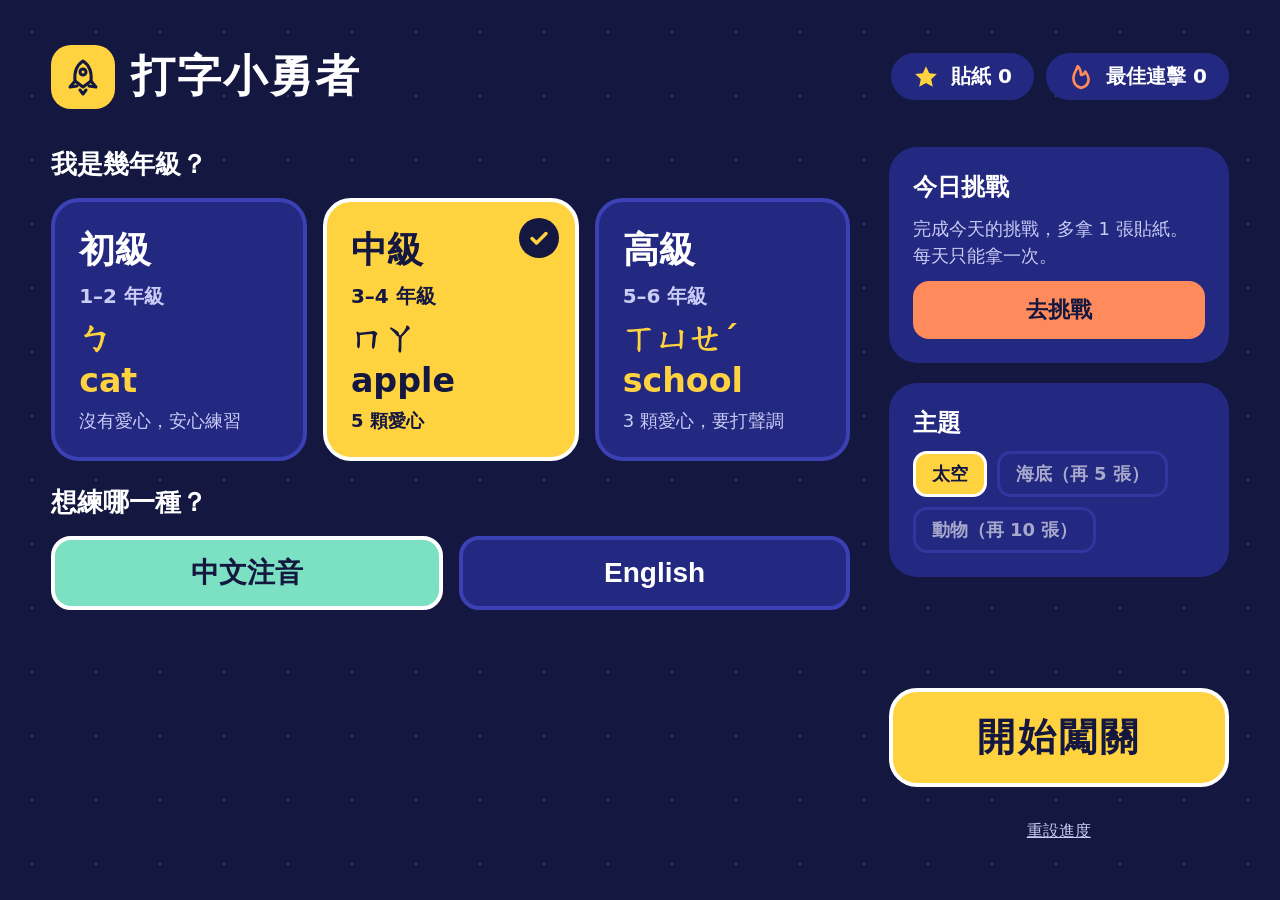
<file: kids-typing-game/index.html>
<!doctype html>
<html lang="zh-Hant">
<head>
<meta charset="utf-8">
<meta name="viewport" content="width=device-width, initial-scale=1, maximum-scale=1, user-scalable=no, viewport-fit=cover">
<title>打字小勇者</title>
<link rel="stylesheet" href="style.css">
</head>
<body data-theme="space">

<div id="notice" class="notice" hidden>這台裝置不能儲存進度，關掉網頁後進度會消失。</div>

<main id="app">

  <!-- 1 首頁 -->
  <section id="screen-home" class="screen active" aria-label="首頁">
    <header class="topbar">
      <div class="brand">
        <div class="brand-icon" aria-hidden="true"><svg width="40" height="40" viewBox="0 0 40 40" fill="none" stroke="currentColor" stroke-width="3" stroke-linecap="round" stroke-linejoin="round"><path d="M20 4c6 4 9 11 8 20l-8 6-8-6c-1-9 2-16 8-20z"/><circle cx="20" cy="15" r="3"/><path d="M12 24l-5 6 7-1M28 24l5 6-7-1M17 33l3 4 3-4"/></svg></div>
        <h1>打字小勇者</h1>
      </div>
      <div class="pills">
        <div class="pill"><svg width="26" height="26" viewBox="0 0 24 24" fill="#FFD23F" aria-hidden="true"><path d="M12 2l3 6.5 7 .8-5.2 4.8 1.5 7L12 17.6 5.7 21.1l1.5-7L2 9.3l7-.8z"/></svg><span id="stat-stickers">貼紙 0</span></div>
        <div class="pill"><svg width="26" height="26" viewBox="0 0 24 24" fill="none" stroke="#FF8A5B" stroke-width="2.5" stroke-linecap="round" stroke-linejoin="round" aria-hidden="true"><path d="M12 22c4-1 7-4 7-8 0-3-2-5-3-7-1 2-2 3-4 3 0-3-1-6-3-8-1 4-4 6-4 11 0 5 3 8 7 9z"/></svg><span id="stat-combo">最佳連擊 0</span></div>
      </div>
    </header>

    <div class="home-grid">
      <div class="home-main">
        <h2>我是幾年級？</h2>
        <div class="tiers" role="group" aria-label="選擇年級">
          <button type="button" class="tier" data-tier="beginner" aria-pressed="false">
            <span class="tier-name">初級</span><span class="tier-grade">1–2 年級</span>
            <span class="tier-sample">ㄅ<br>cat</span><span class="tier-note">沒有愛心，安心練習</span>
          </button>
          <button type="button" class="tier" data-tier="intermediate" aria-pressed="true">
            <span class="check" aria-hidden="true"><svg width="24" height="24" viewBox="0 0 24 24" fill="none" stroke="#FFD23F" stroke-width="3.5" stroke-linecap="round" stroke-linejoin="round"><path d="M5 12.5l4.5 4.5L19 7.5"/></svg></span>
            <span class="tier-name">中級</span><span class="tier-grade">3–4 年級</span>
            <span class="tier-sample">ㄇㄚ<br>apple</span><span class="tier-note">5 顆愛心</span>
          </button>
          <button type="button" class="tier" data-tier="advanced" aria-pressed="false">
            <span class="tier-name">高級</span><span class="tier-grade">5–6 年級</span>
            <span class="tier-sample">ㄒㄩㄝˊ<br>school</span><span class="tier-note">3 顆愛心，要打聲調</span>
          </button>
        </div>

        <h2>想練哪一種？</h2>
        <div class="modes" role="group" aria-label="選擇語言">
          <button type="button" class="mode" data-mode="zh" aria-pressed="true">中文注音</button>
          <button type="button" class="mode latin" data-mode="en" aria-pressed="false">English</button>
        </div>
      </div>

      <aside class="home-side">
        <div class="panel">
          <h3>今日挑戰</h3>
          <p id="daily-text">完成今天的挑戰，多拿 1 張貼紙。每天只能拿一次。</p>
          <button type="button" id="btn-daily" class="btn btn-coral">去挑戰</button>
        </div>
        <div class="panel">
          <h3>主題</h3>
          <div id="themes" class="themes" role="group" aria-label="選擇主題"></div>
        </div>
        <button type="button" id="btn-start" class="btn btn-main">開始闖關</button>
        <button type="button" id="btn-reset" class="link">重設進度</button>
      </aside>
    </div>
  </section>

  <!-- 關卡地圖 -->
  <section id="screen-map" class="screen" aria-label="關卡地圖">
    <header class="topbar">
      <button type="button" id="map-back" class="btn btn-ghost">回首頁</button>
      <h1 id="map-title" class="map-title">關卡地圖</h1>
      <span class="spacer"></span>
    </header>
    <div id="levels" class="levels"></div>
  </section>

  <!-- 2 遊戲中 -->
  <section id="screen-play" class="screen" aria-label="遊戲中">
    <header class="hud">
      <div class="hud-left">
        <button type="button" id="btn-pause" class="icon-btn" aria-label="暫停"><svg width="24" height="24" viewBox="0 0 24 24" fill="#fff" aria-hidden="true"><rect x="5" y="4" width="5" height="16" rx="1.5"/><rect x="14" y="4" width="5" height="16" rx="1.5"/></svg></button>
        <div id="level-title" class="level-title"></div>
      </div>
      <div id="hud-hearts" class="hearts" hidden></div>
      <div class="hud-right">
        <div id="hud-combo" class="pill coral">連擊 0</div>
        <div id="hud-score" class="pill latin">0</div>
      </div>
    </header>
    <div id="play-area" class="play-area"></div>
    <div class="play-info"><span id="hud-cleared">已消除 0</span><span id="next-hint" class="next-hint"></span></div>
    <div id="keyboard" class="keyboard"></div>
    <div id="pause-overlay" class="overlay" hidden>
      <div class="dialog">
        <h2>休息一下</h2>
        <button type="button" id="btn-resume" class="btn btn-main">繼續玩</button>
        <button type="button" id="btn-leave" class="btn btn-ghost">離開這一關</button>
      </div>
    </div>
  </section>

  <!-- 3 結算 -->
  <section id="screen-result" class="screen result" aria-label="結算">
    <div class="result-top">
      <div id="result-level" class="result-level"></div>
      <h1 id="result-title" class="result-title">過關了！</h1>
      <div id="result-stars" class="result-stars" role="img" aria-label="3 顆星"></div>
      <p id="result-msg" class="result-msg" hidden></p>
    </div>
    <div class="result-stats">
      <div class="stat"><div class="stat-label">正確率</div><div id="res-acc" class="stat-num">0%</div></div>
      <div class="stat"><div class="stat-label">最高連擊</div><div id="res-combo" class="stat-num coral-text">0</div></div>
      <div class="stat"><div class="stat-label">得分</div><div id="res-score" class="stat-num">0</div></div>
      <div id="res-sticker" class="stat sticker">
        <div class="sticker-badge" aria-hidden="true"><svg width="56" height="56" viewBox="0 0 40 40" fill="none" stroke="currentColor" stroke-width="3" stroke-linecap="round" stroke-linejoin="round"><path d="M20 4c6 4 9 11 8 20l-8 6-8-6c-1-9 2-16 8-20z"/><circle cx="20" cy="15" r="3"/><path d="M12 24l-5 6 7-1M28 24l5 6-7-1M17 33l3 4 3-4"/></svg></div>
        <div><div class="sticker-label">新貼紙</div><div id="sticker-name" class="sticker-name"></div></div>
      </div>
    </div>
    <div class="result-actions">
      <button type="button" id="res-map" class="btn btn-ghost">回關卡地圖</button>
      <button type="button" id="res-retry" class="btn btn-ghost">再玩一次</button>
      <button type="button" id="res-next" class="btn btn-main">下一關</button>
    </div>
  </section>

</main>

<script src="js/rules.js"></script>
<script src="js/keymap.js"></script>
<script src="js/bank.js"></script>
<script src="js/storage.js"></script>
<script src="js/session.js"></script>
<script src="js/input.js"></script>
<script src="js/keyboard.js"></script>
<script src="js/play.js"></script>
<script src="js/app.js"></script>
</body>
</html>
</file>
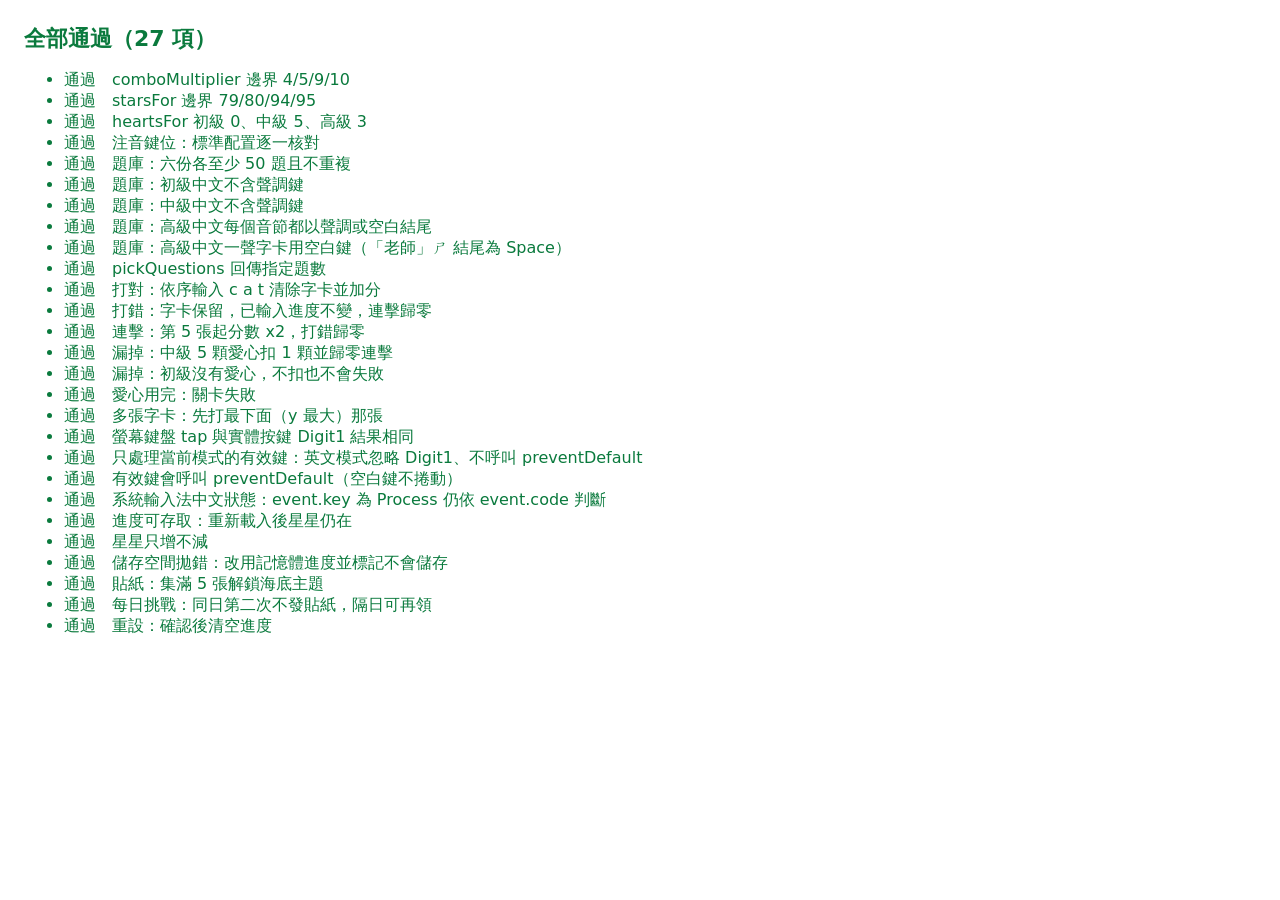
<file: kids-typing-game/tests.html>
<!doctype html>
<html lang="zh-Hant">
<head>
<meta charset="utf-8">
<title>打字小勇者 測試</title>
<style>
body { font-family: system-ui, 'Microsoft JhengHei', sans-serif; padding: 16px; }
.pass { color: #0a7a3d; }
.fail { color: #b00020; font-weight: 700; }
#summary { font-size: 22px; font-weight: 700; margin-bottom: 12px; }
</style>
</head>
<body>
<div id="summary">執行中…</div>
<ul id="out"></ul>

<script src="js/rules.js"></script>
<script src="js/keymap.js"></script>
<script src="js/bank.js"></script>
<script src="js/storage.js"></script>
<script src="js/session.js"></script>
<script src="js/input.js"></script>
<script>
(function () {
  var G = window.Game, R = G.rules, K = G.keymap, S = G.storage;
  var results = [];

  function test(name, fn) {
    try {
      fn();
      results.push({ name: name, ok: true });
    } catch (e) {
      results.push({ name: name, ok: false, msg: e.message });
    }
  }
  function eq(actual, expected, label) {
    if (actual !== expected) throw new Error((label || '') + ' 預期 ' + expected + '，實際 ' + actual);
  }
  function memoryBackend() {
    var m = {};
    return {
      getItem: function (k) { return Object.prototype.hasOwnProperty.call(m, k) ? m[k] : null; },
      setItem: function (k, v) { m[k] = String(v); },
      removeItem: function (k) { delete m[k]; }
    };
  }
  function card(keys) { return { display: '', hint: '', keys: keys, id: 'x' }; }

  // ---- 規則 ----
  test('comboMultiplier 邊界 4/5/9/10', function () {
    eq(R.comboMultiplier(0), 1); eq(R.comboMultiplier(4), 1);
    eq(R.comboMultiplier(5), 2); eq(R.comboMultiplier(9), 2);
    eq(R.comboMultiplier(10), 3); eq(R.comboMultiplier(25), 3);
  });
  test('starsFor 邊界 79/80/94/95', function () {
    eq(R.starsFor(0.79), 1, '79%'); eq(R.starsFor(0.80), 2, '80%');
    eq(R.starsFor(0.94), 2, '94%'); eq(R.starsFor(0.95), 3, '95%');
    eq(R.starsFor(R.accuracy(96, 100)), 3, '96/100');
  });
  test('heartsFor 初級 0、中級 5、高級 3', function () {
    eq(R.heartsFor('beginner'), 0); eq(R.heartsFor('intermediate'), 5); eq(R.heartsFor('advanced'), 3);
  });

  // ---- 注音鍵位 ----
  test('注音鍵位：標準配置逐一核對', function () {
    var expected = {
      Digit1: 'ㄅ', KeyQ: 'ㄆ', KeyA: 'ㄇ', KeyZ: 'ㄈ', Digit2: 'ㄉ', KeyW: 'ㄊ', KeyS: 'ㄋ', KeyX: 'ㄌ',
      Digit3: 'ˇ', KeyE: 'ㄍ', KeyD: 'ㄎ', KeyC: 'ㄏ', Digit4: 'ˋ', KeyR: 'ㄐ', KeyF: 'ㄑ', KeyV: 'ㄒ',
      Digit5: 'ㄓ', KeyT: 'ㄔ', KeyG: 'ㄕ', KeyB: 'ㄖ', Digit6: 'ˊ', KeyY: 'ㄗ', KeyH: 'ㄘ', KeyN: 'ㄙ',
      Digit7: '˙', KeyU: 'ㄧ', KeyJ: 'ㄨ', KeyM: 'ㄩ', Digit8: 'ㄚ', KeyI: 'ㄛ', KeyK: 'ㄜ', Comma: 'ㄝ',
      Digit9: 'ㄞ', KeyO: 'ㄠ', KeyL: 'ㄟ', Period: 'ㄡ', Digit0: 'ㄢ', KeyP: 'ㄣ', Semicolon: 'ㄤ',
      Slash: 'ㄥ', Minus: 'ㄦ'
    };
    Object.keys(expected).forEach(function (c) { eq(K.zhuyin[c], expected[c], c); });
    eq(Object.keys(K.zhuyin).length, Object.keys(expected).length + 1, '鍵數（含 Space）');
    eq(K.symbolToCode['ㄅ'], 'Digit1');
  });

  // ---- 題庫 ----
  var BANKS = ['beginner-zh', 'intermediate-zh', 'advanced-zh', 'beginner-en', 'intermediate-en', 'advanced-en'];
  test('題庫：六份各至少 50 題且不重複', function () {
    BANKS.forEach(function (k) {
      var list = G.bank[k];
      if (list.length < 50) throw new Error(k + ' 只有 ' + list.length + ' 題');
      var seen = {};
      list.forEach(function (q) {
        var sig = q.keys.join(',');
        if (seen[sig]) throw new Error(k + ' 重複：' + q.display);
        seen[sig] = 1;
        q.keys.forEach(function (c) { if (!K.isValidCode(k.slice(-2), c)) throw new Error(k + ' 不合法按鍵 ' + c + ' 於 ' + q.display); });
      });
    });
  });
  test('題庫：初級中文不含聲調鍵', function () {
    G.bank['beginner-zh'].forEach(function (q) {
      q.keys.forEach(function (c) { if (K.isTone(c)) throw new Error('初級含聲調：' + q.display); });
    });
  });
  test('題庫：中級中文不含聲調鍵', function () {
    G.bank['intermediate-zh'].forEach(function (q) {
      q.keys.forEach(function (c) { if (K.isTone(c)) throw new Error('中級含聲調：' + q.display); });
    });
  });
  test('題庫：高級中文每個音節都以聲調或空白結尾', function () {
    G.bank['advanced-zh'].forEach(function (q) {
      if (!K.isTone(q.keys[q.keys.length - 1])) throw new Error('結尾不是聲調：' + q.display);
      if (!q.keys.some(K.isTone)) throw new Error('沒有聲調：' + q.display);
    });
  });
  test('題庫：高級中文一聲字卡用空白鍵（「老師」ㄕ 結尾為 Space）', function () {
    var q = G.bank['advanced-zh'].filter(function (x) { return x.hint === '老師'; })[0];
    eq(q.keys[q.keys.length - 1], 'Space');
  });
  test('pickQuestions 回傳指定題數', function () {
    eq(G.pickQuestions('beginner', 'zh', 1, 12).length, 12);
    eq(G.pickQuestions('advanced', 'en', 'daily', 8).length, 8);
  });

  // ---- 規則狀態（字卡玩法、連擊、愛心）----
  test('打對：依序輸入 c a t 清除字卡並加分', function () {
    var s = G.session.create({ hearts: 5 });
    s.addCard(card(['KeyC', 'KeyA', 'KeyT']));
    eq(s.press('KeyC').type, 'correct'); eq(s.press('KeyA').type, 'correct');
    eq(s.press('KeyT').type, 'clear');
    eq(s.live.length, 0); eq(s.combo, 1); eq(s.score, 30);
  });
  test('打錯：字卡保留，已輸入進度不變，連擊歸零', function () {
    var s = G.session.create({ hearts: 5 });
    var c = s.addCard(card(['KeyC', 'KeyA', 'KeyT']));
    s.press('KeyC');
    var r = s.press('KeyX');
    eq(r.type, 'wrong'); eq(c.pos, 1); eq(s.live.length, 1); eq(s.combo, 0);
  });
  test('連擊：第 5 張起分數 x2，打錯歸零', function () {
    var s = G.session.create({ hearts: 5 });
    for (var i = 0; i < 4; i++) { s.addCard(card(['KeyA'])); s.press('KeyA'); }
    eq(s.score, 40, '前四張');
    s.addCard(card(['KeyA'])); s.press('KeyA');
    eq(s.combo, 5); eq(s.score, 40 + 20, '第五張 x2');
    s.press('KeyZ');
    eq(s.combo, 0);
  });
  test('漏掉：中級 5 顆愛心扣 1 顆並歸零連擊', function () {
    var s = G.session.create({ hearts: 5 });
    s.addCard(card(['KeyA'])); s.press('KeyA');
    var c = s.addCard(card(['KeyB']));
    s.miss(c);
    eq(s.hearts, 4); eq(s.combo, 0); eq(s.over, false);
  });
  test('漏掉：初級沒有愛心，不扣也不會失敗', function () {
    var s = G.session.create({ hearts: 0 });
    for (var i = 0; i < 20; i++) s.miss(s.addCard(card(['KeyA'])));
    eq(s.hearts, 0); eq(s.over, false); eq(s.missed, 20);
  });
  test('愛心用完：關卡失敗', function () {
    var s = G.session.create({ hearts: 3 });
    for (var i = 0; i < 3; i++) s.miss(s.addCard(card(['KeyA'])));
    eq(s.over, true);
  });
  test('多張字卡：先打最下面（y 最大）那張', function () {
    var s = G.session.create({ hearts: 5 });
    var a = s.addCard(card(['KeyA', 'KeyB'])); a.y = 10;
    var b = s.addCard(card(['KeyA', 'KeyC'])); b.y = 90;
    s.press('KeyA');
    eq(s.locked, b);
  });

  // ---- 輸入：螢幕鍵盤與實體鍵盤等價 ----
  test('螢幕鍵盤 tap 與實體按鍵 Digit1 結果相同', function () {
    function run(useTap) {
      var s = G.session.create({ hearts: 5 });
      s.addCard(card(['Digit1']));
      G.input.attach(function (code) { return s.press(code); }, 'zh');
      var r = useTap ? G.input.tap('Digit1') : G.input.fromEvent({ code: 'Digit1', preventDefault: function () {} });
      G.input.detach();
      return r.type + ':' + s.score + ':' + s.combo;
    }
    eq(run(true), run(false));
    eq(run(true), 'clear:10:1');
  });
  test('只處理當前模式的有效鍵：英文模式忽略 Digit1、不呼叫 preventDefault', function () {
    var called = 0, prevented = 0;
    G.input.attach(function () { called++; }, 'en');
    G.input.fromEvent({ code: 'Digit1', preventDefault: function () { prevented++; } });
    G.input.fromEvent({ code: 'F5', preventDefault: function () { prevented++; } });
    G.input.detach();
    eq(called, 0); eq(prevented, 0);
  });
  test('有效鍵會呼叫 preventDefault（空白鍵不捲動）', function () {
    var prevented = 0;
    G.input.attach(function () {}, 'zh');
    G.input.fromEvent({ code: 'Space', preventDefault: function () { prevented++; } });
    G.input.detach();
    eq(prevented, 1);
  });
  test('系統輸入法中文狀態：event.key 為 Process 仍依 event.code 判斷', function () {
    var s = G.session.create({ hearts: 5 });
    s.addCard(card(['Digit1']));
    G.input.attach(function (code) { return s.press(code); }, 'zh');
    var r = G.input.fromEvent({ code: 'Digit1', key: 'Process', preventDefault: function () {} });
    G.input.detach();
    eq(r.type, 'clear');
  });

  // ---- 進度儲存 ----
  test('進度可存取：重新載入後星星仍在', function () {
    S.setBackend(memoryBackend());
    S.load();
    S.recordLevel('intermediate-zh-1', 2);
    S.load();
    eq(S.starsOf('intermediate-zh-1'), 2);
    S.setBackend(null);
  });
  test('星星只增不減', function () {
    S.setBackend(memoryBackend()); S.load();
    S.recordLevel('k', 3); S.recordLevel('k', 1);
    eq(S.starsOf('k'), 3);
    S.setBackend(null);
  });
  test('儲存空間拋錯：改用記憶體進度並標記不會儲存', function () {
    S.setBackend({
      getItem: function () { throw new Error('blocked'); },
      setItem: function () { throw new Error('blocked'); },
      removeItem: function () { throw new Error('blocked'); }
    });
    S.load();
    S.recordLevel('x', 2);
    eq(S.isVolatile(), true); eq(S.starsOf('x'), 2);
    S.setBackend(null);
  });
  test('貼紙：集滿 5 張解鎖海底主題', function () {
    S.setBackend(memoryBackend()); S.load();
    var r;
    for (var i = 0; i < 4; i++) { r = S.addSticker(); eq(r.unlocked, null); }
    r = S.addSticker();
    eq(r.unlocked, 'ocean');
    eq(S.get().themes.length, 2);
    S.setBackend(null);
  });
  test('每日挑戰：同日第二次不發貼紙，隔日可再領', function () {
    S.setBackend(memoryBackend()); S.load();
    var realToday = S.today;
    S.today = function () { return '2026-11-01'; };
    eq(S.claimDaily(), true); eq(S.claimDaily(), false);
    S.today = function () { return '2026-11-02'; };
    eq(S.claimDaily(), true);
    S.today = realToday;
    S.setBackend(null);
  });
  test('重設：確認後清空進度', function () {
    S.setBackend(memoryBackend()); S.load();
    S.recordLevel('y', 3); S.addSticker();
    S.reset();
    eq(S.starsOf('y'), 0); eq(S.get().stickers, 0);
    S.setBackend(null);
  });

  var out = document.getElementById('out');
  var failed = 0;
  results.forEach(function (r) {
    var li = document.createElement('li');
    li.className = r.ok ? 'pass' : 'fail';
    li.textContent = (r.ok ? '通過　' : '失敗　') + r.name + (r.ok ? '' : '：' + r.msg);
    if (!r.ok) failed++;
    out.appendChild(li);
  });
  var summary = document.getElementById('summary');
  summary.textContent = failed === 0 ? '全部通過（' + results.length + ' 項）' : failed + ' 項失敗，共 ' + results.length + ' 項';
  summary.className = failed === 0 ? 'pass' : 'fail';
  document.title = failed === 0 ? 'ALL PASS' : 'FAILED ' + failed;
})();
</script>
</body>
</html>
</file>
<file: kids-typing-game/style.css>
/* 打字小勇者：太空主題。色彩、字級取自設計稿，並以 CSS 變數方便換主題。 */
:root {
  --bg: #14173F;
  --card: #232880;
  --line: #3B41B5;
  --panel: rgba(35, 40, 128, 0.55);
  --ink: #FFFFFF;
  --sub: #C9CCF5;
  --navy: #14173F;
  --yellow: #FFD23F;
  --coral: #FF8A5B;
  --mint: #7CE0C3;
  --red: #FF6B6B;
  --star-dot: rgba(255, 255, 255, 0.18);
  --card-size: clamp(72px, 11vw, 128px);
  --card-font: clamp(30px, 5.2vw, 64px);
  --gap: clamp(12px, 2.2vw, 24px);
  --pad: clamp(16px, 4vw, 64px);
  --font: 'Noto Sans TC', 'Microsoft JhengHei', 'PingFang TC', 'Heiti TC', system-ui, sans-serif;
  --font-latin: 'Fredoka', 'Nunito', 'Trebuchet MS', 'Noto Sans TC', 'Microsoft JhengHei', sans-serif;
}

body[data-theme="ocean"] {
  --bg: #0B3A4F; --card: #11607F; --line: #2A89AE; --panel: rgba(17, 96, 127, 0.55); --navy: #0B3A4F; --sub: #CDEFFA;
}
body[data-theme="animals"] {
  --bg: #4A2E1A; --card: #6B4426; --line: #94653A; --panel: rgba(107, 68, 38, 0.55); --navy: #3A220F; --sub: #F5DFC4;
}

* { box-sizing: border-box; }
[hidden] { display: none !important; }
html, body { margin: 0; }
body {
  background-color: var(--bg);
  background-image: radial-gradient(var(--star-dot) 1.5px, transparent 1.5px);
  background-size: 64px 64px;
  color: var(--ink);
  font-family: var(--font);
  min-height: 100dvh;
  -webkit-text-size-adjust: 100%;
  touch-action: manipulation;
}
body.playing { overflow: hidden; height: 100dvh; overscroll-behavior: none; }
button { font-family: inherit; color: inherit; }
h1, h2, h3, p { margin: 0; }

.notice { background: var(--yellow); color: var(--navy); text-align: center; padding: 8px 16px; font-weight: 700; }

#app { max-width: 1280px; margin: 0 auto; }
.screen { display: none; padding: clamp(16px, 3.5vw, 48px) var(--pad); gap: clamp(20px, 3vw, 40px); }
.screen.active { display: flex; flex-direction: column; min-height: 100dvh; }

.latin { font-family: var(--font-latin); }
.coral-text { color: var(--coral); }

/* ---- 共用元件 ---- */
.topbar { display: flex; align-items: center; justify-content: space-between; gap: 16px; flex-wrap: wrap; }
.brand { display: flex; align-items: center; gap: 16px; }
.brand h1 { font-size: clamp(28px, 4vw, 44px); font-weight: 900; letter-spacing: 2px; }
.brand-icon { width: clamp(48px, 5vw, 64px); height: clamp(48px, 5vw, 64px); border-radius: 20px; background: var(--yellow); color: var(--navy); display: flex; align-items: center; justify-content: center; }
.pills { display: flex; gap: 12px; flex-wrap: wrap; }
.pill { display: inline-flex; align-items: center; gap: 12px; background: var(--card); border-radius: 999px; padding: 10px 22px; font-size: clamp(16px, 1.6vw, 20px); font-weight: 700; }
.pill.coral { background: var(--coral); color: var(--navy); font-weight: 900; font-size: clamp(16px, 2vw, 24px); }
.pill.latin { font-size: clamp(16px, 2vw, 24px); font-weight: 700; }

.btn { all: unset; box-sizing: border-box; cursor: pointer; text-align: center; border-radius: 20px; padding: 14px 28px; font-size: clamp(18px, 2vw, 26px); font-weight: 900; min-height: 48px; font-family: var(--font); }
.btn:focus-visible, .tier:focus-visible, .mode:focus-visible, .level:focus-visible, .icon-btn:focus-visible, .link:focus-visible, .theme:focus-visible { outline: 4px solid var(--yellow); outline-offset: 3px; }
.btn-main { background: var(--yellow); color: var(--navy); border: 4px solid #fff; letter-spacing: 3px; padding: 20px 28px; font-size: clamp(26px, 3vw, 40px); border-radius: 28px; }
.btn-coral { background: var(--coral); color: var(--navy); border-radius: 16px; font-size: 22px; }
.btn-ghost { background: var(--card); border: 4px solid var(--line); }
.link { all: unset; cursor: pointer; text-align: center; color: var(--sub); text-decoration: underline; font-size: 16px; padding: 12px; min-height: 24px; }
.icon-btn { all: unset; box-sizing: border-box; cursor: pointer; width: 56px; height: 56px; border-radius: 16px; background: var(--card); display: flex; align-items: center; justify-content: center; flex: none; }
.spacer { width: 96px; }

/* ---- 首頁 ---- */
.home-grid { display: flex; flex-direction: column; gap: clamp(24px, 3vw, 40px); flex: 1; }
.home-main { flex: 1; display: flex; flex-direction: column; gap: 24px; min-width: 0; }
.home-main h2 { font-size: clamp(22px, 2.2vw, 26px); font-weight: 900; margin-bottom: -8px; }
.tiers { display: grid; grid-template-columns: 1fr; gap: 16px; }
.tier { all: unset; box-sizing: border-box; cursor: pointer; position: relative; background: var(--card); border: 4px solid var(--line); border-radius: 28px; padding: 20px 24px; display: flex; flex-direction: column; gap: 8px; min-height: 140px; }
.tier-name { font-size: 36px; font-weight: 900; }
.tier-grade { font-size: 20px; font-weight: 700; color: var(--sub); }
.tier-sample { font-size: clamp(26px, 2.6vw, 36px); font-weight: 900; color: var(--yellow); margin-top: auto; line-height: 1.25; overflow-wrap: anywhere; min-width: 0; }
.tier-note { font-size: 18px; font-weight: 500; color: var(--sub); }
.tier .check { display: none; position: absolute; top: 16px; right: 16px; width: 40px; height: 40px; border-radius: 999px; background: var(--navy); align-items: center; justify-content: center; }
.tier[aria-pressed="true"] { background: var(--yellow); color: var(--navy); border-color: #fff; }
.tier[aria-pressed="true"] .tier-grade, .tier[aria-pressed="true"] .tier-sample, .tier[aria-pressed="true"] .tier-note { color: var(--navy); }
.tier[aria-pressed="true"] .tier-note { font-weight: 700; }
.tier[aria-pressed="true"] .check { display: flex; }
.modes { display: flex; gap: 16px; }
.mode { all: unset; box-sizing: border-box; cursor: pointer; flex: 1; text-align: center; background: var(--card); border: 4px solid var(--line); border-radius: 20px; padding: 14px 20px; font-size: clamp(22px, 2.4vw, 28px); font-weight: 900; min-height: 56px; }
.mode.latin { font-family: var(--font-latin); }
.mode[aria-pressed="true"] { background: var(--mint); color: var(--navy); border-color: #fff; }

.home-side { display: flex; flex-direction: column; gap: 20px; }
.panel { background: var(--card); border-radius: 28px; padding: 24px; display: flex; flex-direction: column; gap: 12px; }
.panel h3 { font-size: 24px; font-weight: 900; }
.panel p { font-size: 18px; color: var(--sub); line-height: 1.5; }
.themes { display: flex; gap: 10px; flex-wrap: wrap; }
.theme { all: unset; box-sizing: border-box; cursor: pointer; border: 3px solid var(--line); border-radius: 14px; padding: 8px 16px; font-size: 18px; font-weight: 700; min-height: 44px; display: inline-flex; align-items: center; }
.theme[aria-pressed="true"] { background: var(--yellow); color: var(--navy); border-color: #fff; }
.theme:disabled { opacity: 0.6; cursor: not-allowed; }

/* ---- 關卡地圖 ---- */
.map-title { font-size: clamp(22px, 3vw, 32px); font-weight: 900; text-align: center; }
.levels { display: grid; grid-template-columns: repeat(2, 1fr); gap: 16px; }
.level { all: unset; box-sizing: border-box; cursor: pointer; background: var(--card); border: 4px solid var(--line); border-radius: 28px; padding: 20px; display: flex; flex-direction: column; align-items: center; gap: 8px; min-height: 140px; justify-content: center; }
.level-num { font-size: 40px; font-weight: 900; font-family: var(--font-latin); }
.level-stars { display: flex; gap: 4px; }
.level-stars svg { width: 28px; height: 28px; fill: var(--yellow); stroke: #fff; stroke-width: 1; stroke-linejoin: round; }
.level-stars svg.off { fill: transparent; stroke: var(--line); }
.level[aria-disabled="true"] { opacity: 0.55; cursor: not-allowed; }
.level.cleared { border-color: var(--yellow); }
.level-lock { font-size: 18px; color: var(--sub); font-weight: 700; }

/* ---- 遊戲中 ---- */
#screen-play { padding: 12px 12px calc(12px + env(safe-area-inset-bottom)); gap: 8px; height: 100dvh; min-height: 0; position: relative; }
#screen-play.active { min-height: 0; }
.hud { display: flex; align-items: center; justify-content: space-between; gap: 8px; flex-wrap: wrap; }
.hud-left, .hud-right { display: flex; align-items: center; gap: 12px; }
.level-title { font-size: clamp(16px, 2vw, 24px); font-weight: 900; }
.hearts { display: flex; gap: 4px; }
.heart svg { width: clamp(26px, 3.4vw, 40px); height: clamp(26px, 3.4vw, 40px); fill: var(--red); stroke: var(--red); stroke-width: 2; display: block; }
.heart.lost svg { fill: transparent; }
.play-area { position: relative; flex: 1; min-height: 0; border-radius: 32px; background: var(--panel); border: 3px solid var(--line); overflow: hidden; }
.play-info { display: flex; justify-content: space-between; align-items: center; gap: 12px; color: var(--sub); font-weight: 700; font-size: clamp(16px, 1.8vw, 22px); padding: 0 8px; min-height: 28px; }
.next-hint { color: var(--yellow); }

.card { position: absolute; left: 0; top: 0; min-width: var(--card-size); height: var(--card-size); border-radius: 28px; background: #fff; color: var(--navy); display: flex; flex-direction: column; align-items: center; justify-content: center; padding: 0 clamp(14px, 2.4vw, 36px); font-size: var(--card-font); font-weight: 900; line-height: 1; will-change: transform; user-select: none; -webkit-user-select: none; }
.card.c1 { background: var(--mint); }
.card.c2 { background: var(--coral); }
.card.active { background: var(--yellow); outline: 6px solid #fff; outline-offset: -6px; }
.card .chars { display: flex; align-items: center; white-space: pre; }
.card .ch { display: inline-block; }
.card .ch.done { opacity: 0.35; text-decoration: line-through; text-decoration-thickness: 5px; }
.card .hint-char { font-size: clamp(14px, 1.8vw, 20px); font-weight: 700; margin-top: 4px; opacity: 0.75; }
.card.shake { animation: shake 0.22s; }
.card.pop { animation: pop 0.22s forwards; }
@keyframes shake { 25% { margin-left: -6px; } 75% { margin-left: 6px; } }
@keyframes pop { to { opacity: 0; scale: 1.25; } }

.keyboard { display: flex; flex-direction: column; align-items: center; gap: clamp(3px, 0.8vw, 8px); user-select: none; -webkit-user-select: none; -webkit-touch-callout: none; padding-bottom: 2px; }
.k-row { display: flex; gap: clamp(3px, 0.8vw, 8px); width: 100%; justify-content: center; }
.k { all: unset; box-sizing: border-box; cursor: pointer; flex: 0 1 64px; min-width: 28px; height: 48px; border-radius: 12px; background: var(--card); border: 3px solid var(--line); display: flex; flex-direction: column; align-items: center; justify-content: center; line-height: 1.1; touch-action: manipulation; -webkit-tap-highlight-color: transparent; }
.k-main { font-size: clamp(16px, 2.6vw, 24px); font-weight: 900; }
.k-latin { font-family: var(--font-latin); font-size: clamp(18px, 3vw, 26px); text-transform: lowercase; }
.k-sub { font-size: clamp(9px, 1.4vw, 13px); font-weight: 700; font-family: var(--font-latin); opacity: 0.85; }
.k.dim { opacity: 0.45; }
.k.on { background: var(--yellow); color: var(--navy); border-color: #fff; opacity: 1; }
.k.good { background: var(--mint); color: var(--navy); }
.k.bad { background: var(--coral); color: var(--navy); }
.k-space { flex: 0 1 360px; }

.overlay { position: absolute; inset: 0; background: rgba(10, 12, 40, 0.8); display: flex; align-items: center; justify-content: center; z-index: 10; }
.overlay[hidden] { display: none; }
.dialog { background: var(--card); border: 4px solid var(--line); border-radius: 28px; padding: 32px; display: flex; flex-direction: column; gap: 16px; min-width: min(320px, 86vw); }
.dialog h2 { font-size: 32px; text-align: center; }

/* ---- 結算 ---- */
.result.active { align-items: center; justify-content: center; text-align: center; }
.result-top { display: flex; flex-direction: column; align-items: center; gap: 12px; }
.result-level { font-size: 22px; font-weight: 700; color: var(--sub); }
.result-title { font-size: clamp(44px, 7vw, 72px); font-weight: 900; letter-spacing: 4px; }
.result-stars { display: flex; align-items: flex-end; gap: 12px; }
.result-stars svg { width: clamp(64px, 12vw, 104px); height: clamp(64px, 12vw, 104px); fill: var(--yellow); stroke: #fff; stroke-width: 1; stroke-linejoin: round; }
.result-stars svg.big { width: clamp(84px, 15vw, 136px); height: clamp(84px, 15vw, 136px); }
.result-stars svg.off { fill: transparent; stroke: var(--line); stroke-width: 1.5; }
.result-msg { font-size: clamp(20px, 2.4vw, 28px); font-weight: 700; color: var(--sub); max-width: 28em; line-height: 1.5; }
.result-stats { display: grid; grid-template-columns: repeat(3, 1fr); gap: 16px; width: 100%; max-width: 920px; }
.stat { background: var(--card); border-radius: 28px; padding: 20px; display: flex; flex-direction: column; align-items: center; gap: 6px; }
.stat-label { font-size: 20px; font-weight: 700; color: var(--sub); }
.stat-num { font-size: clamp(36px, 5vw, 56px); font-weight: 700; font-family: var(--font-latin); }
.stat.sticker { grid-column: 1 / -1; background: var(--yellow); color: var(--navy); flex-direction: row; justify-content: center; gap: 20px; text-align: left; }
.stat.sticker[hidden] { display: none; }
.sticker-badge { width: 88px; height: 88px; border-radius: 999px; background: #fff; display: flex; align-items: center; justify-content: center; flex: none; }
.sticker-label { font-size: 20px; font-weight: 700; }
.sticker-name { font-size: clamp(22px, 2.6vw, 28px); font-weight: 900; line-height: 1.3; }
.result-actions { display: flex; gap: 16px; flex-wrap: wrap; justify-content: center; align-items: center; }
.result-actions .btn-main { padding: 16px 48px; font-size: 32px; border-radius: 20px; }

/* ---- 平板（768 以上） ---- */
@media (min-width: 768px) {
  .tiers { grid-template-columns: repeat(3, minmax(0, 1fr)); }
  .tier { min-height: 220px; padding: 24px; }
  .levels { grid-template-columns: repeat(5, 1fr); }
  .k { height: 48px; }
  .result-stats { grid-template-columns: repeat(3, 1fr); }
}

/* ---- 電腦（1280 以上）：首頁副欄在右側，鍵盤與設計稿相同尺寸 ---- */
@media (min-width: 1000px) {
  .home-grid { flex-direction: row; }
  .home-side { width: 340px; flex: none; }
  .home-side .btn-main { margin-top: auto; }
}
@media (min-width: 1280px) {
  .k { height: 56px; }
  #screen-play { padding: 28px 48px 32px; gap: 16px; }
}

/* ---- 手機（767 以下）：結算與鍵盤更緊湊 ---- */
@media (max-width: 767px) {
  .result-stats { grid-template-columns: 1fr 1fr; }
  .result-stats .stat:nth-child(3) { grid-column: 1 / -1; }
  .stat { padding: 14px; }
  .stat.sticker { flex-direction: row; }
  .spacer { display: none; }
  .tier-name { font-size: 30px; }
  .tier { min-height: 120px; }
  .tier-sample { margin-top: 0; }
  .icon-btn { width: 44px; height: 44px; }
  .k { border-width: 2px; border-radius: 8px; }
  #screen-play { padding: 8px 8px calc(8px + env(safe-area-inset-bottom)); }
  .play-area { border-radius: 20px; }
}

@media (prefers-reduced-motion: reduce) {
  .card.shake, .card.pop { animation: none; }
}
</file>
